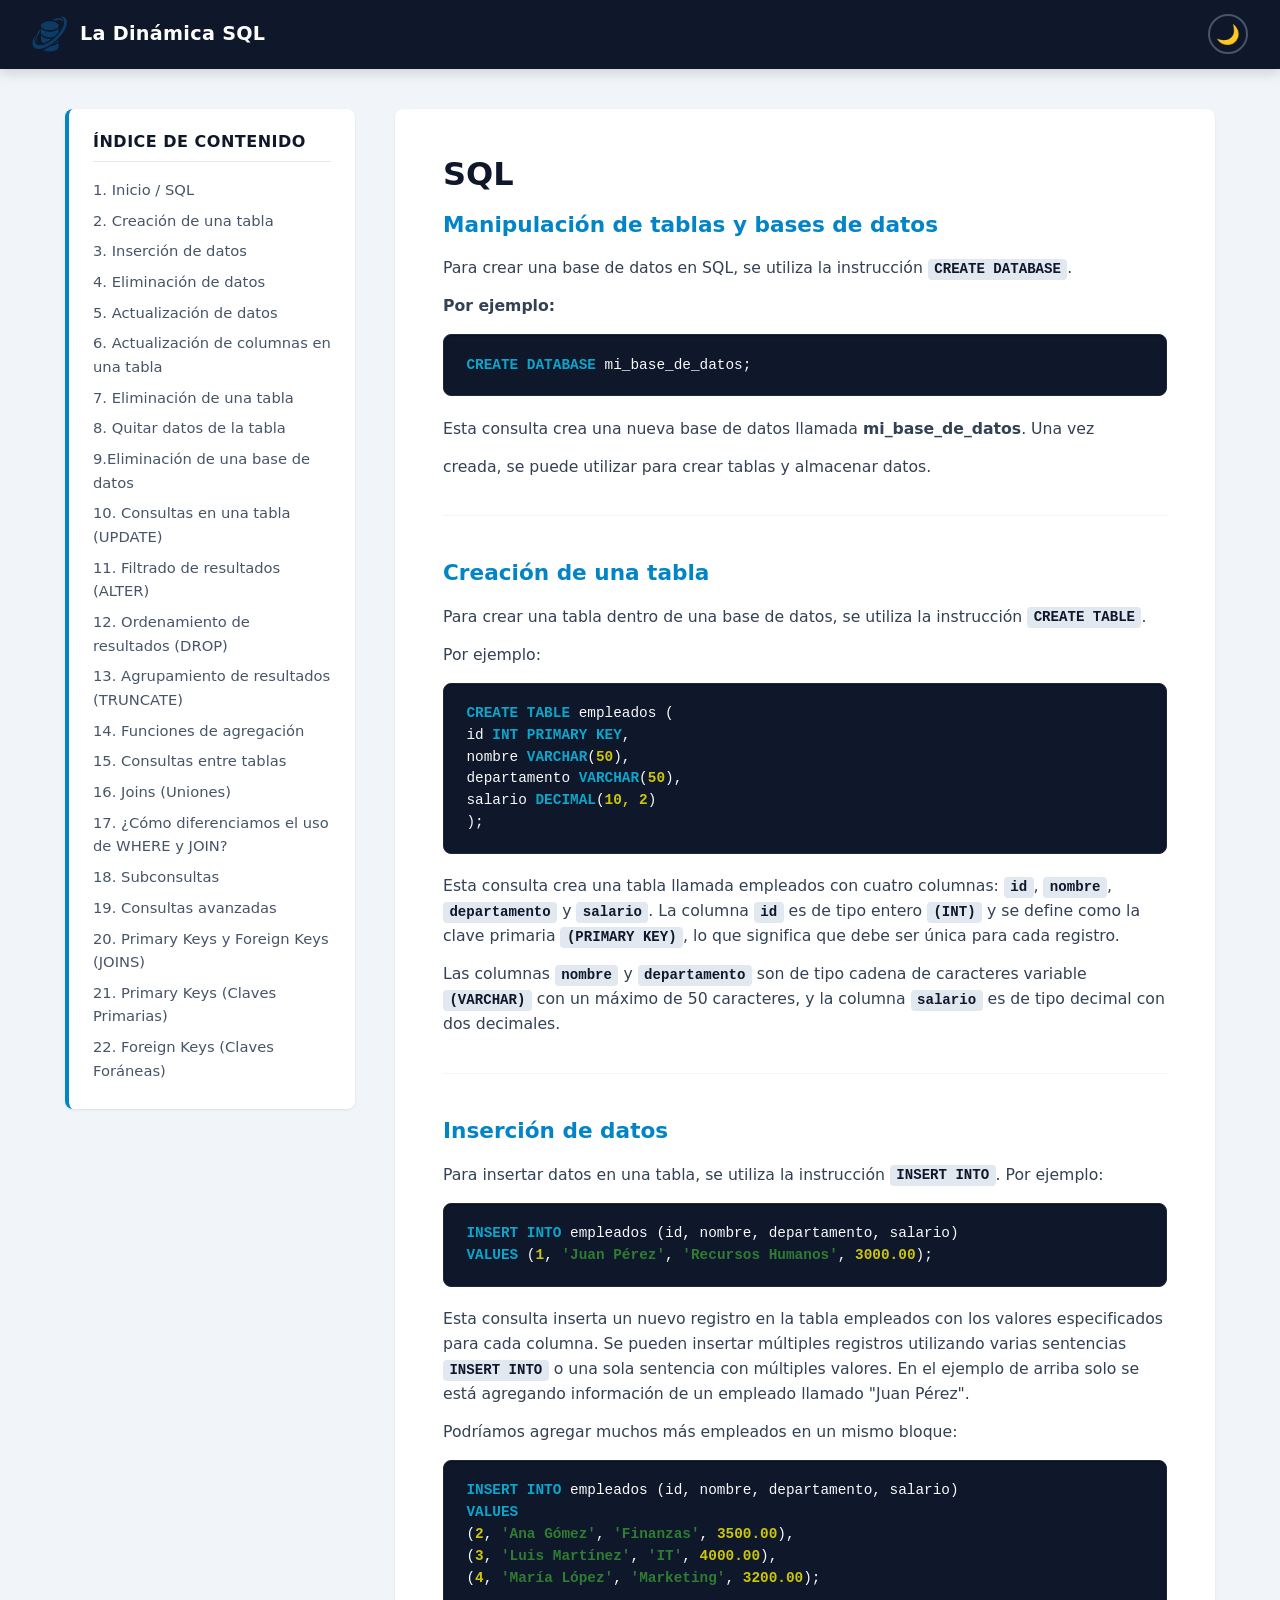
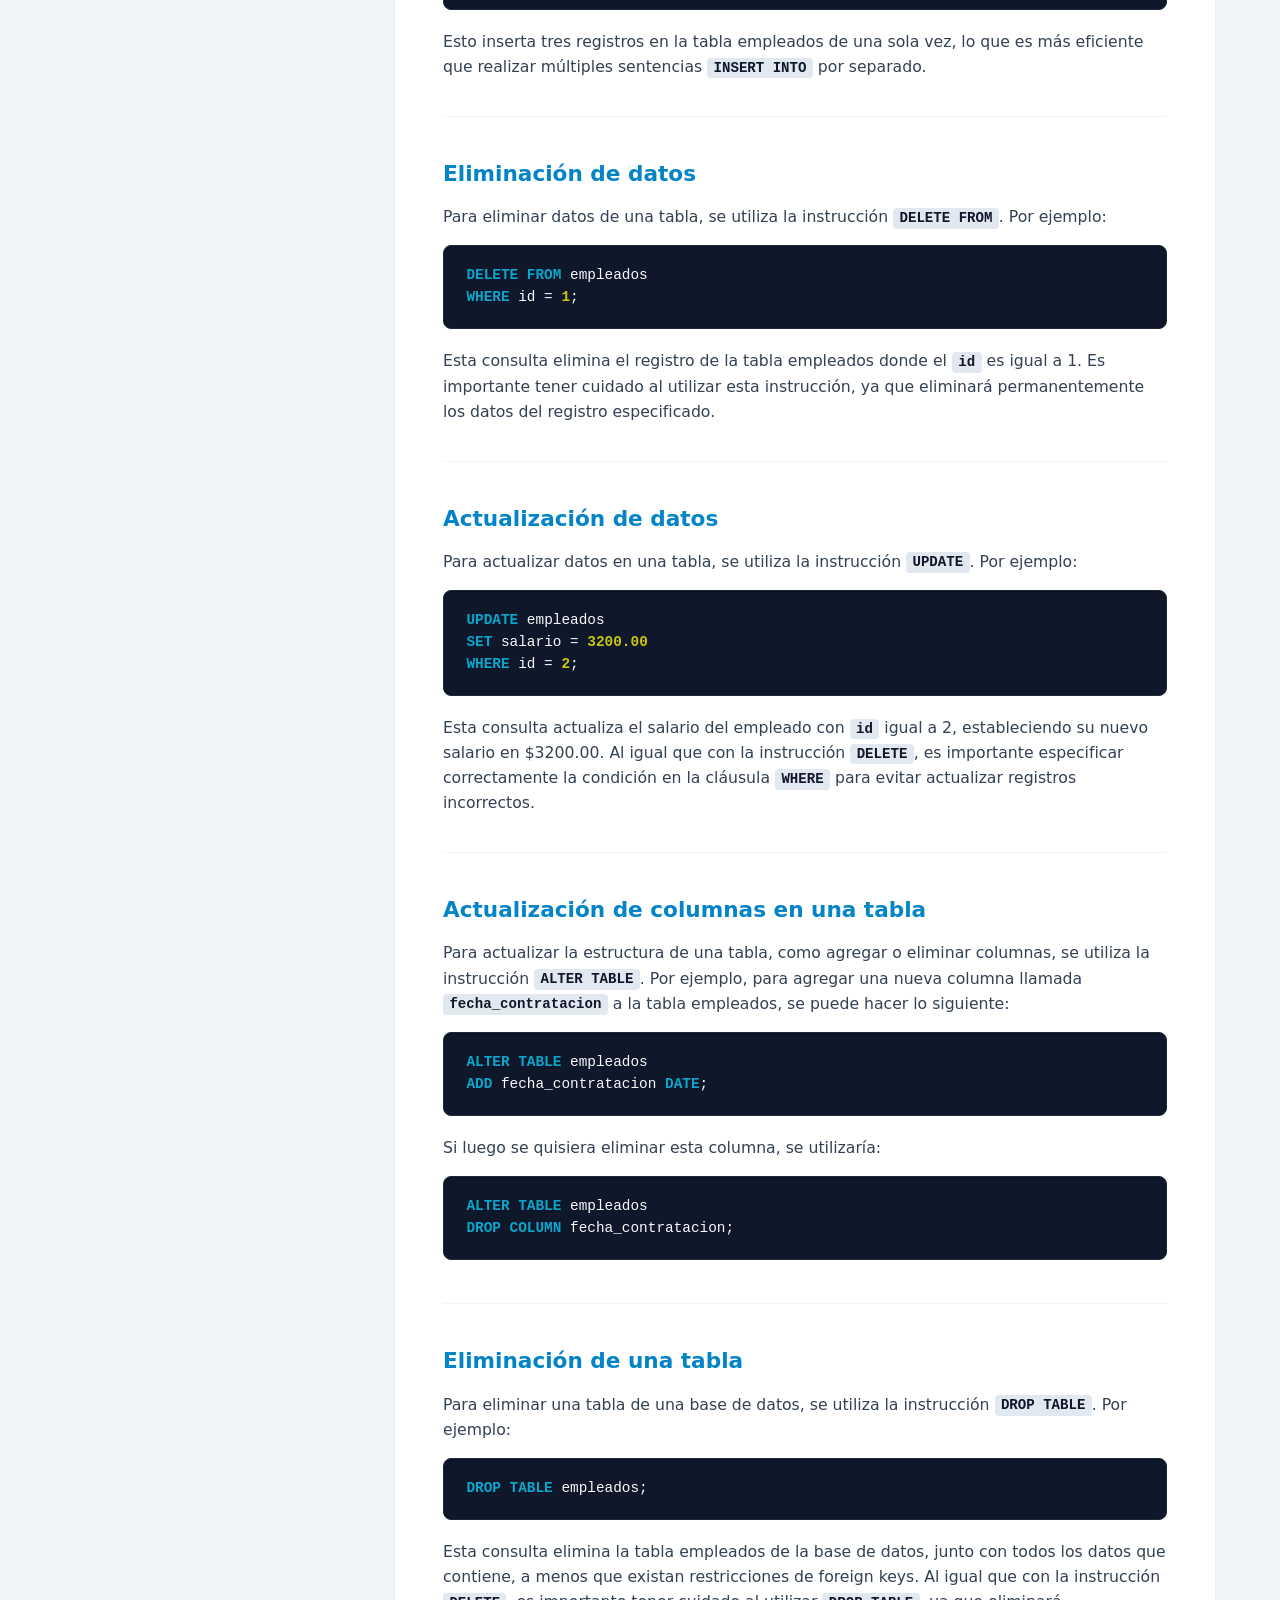
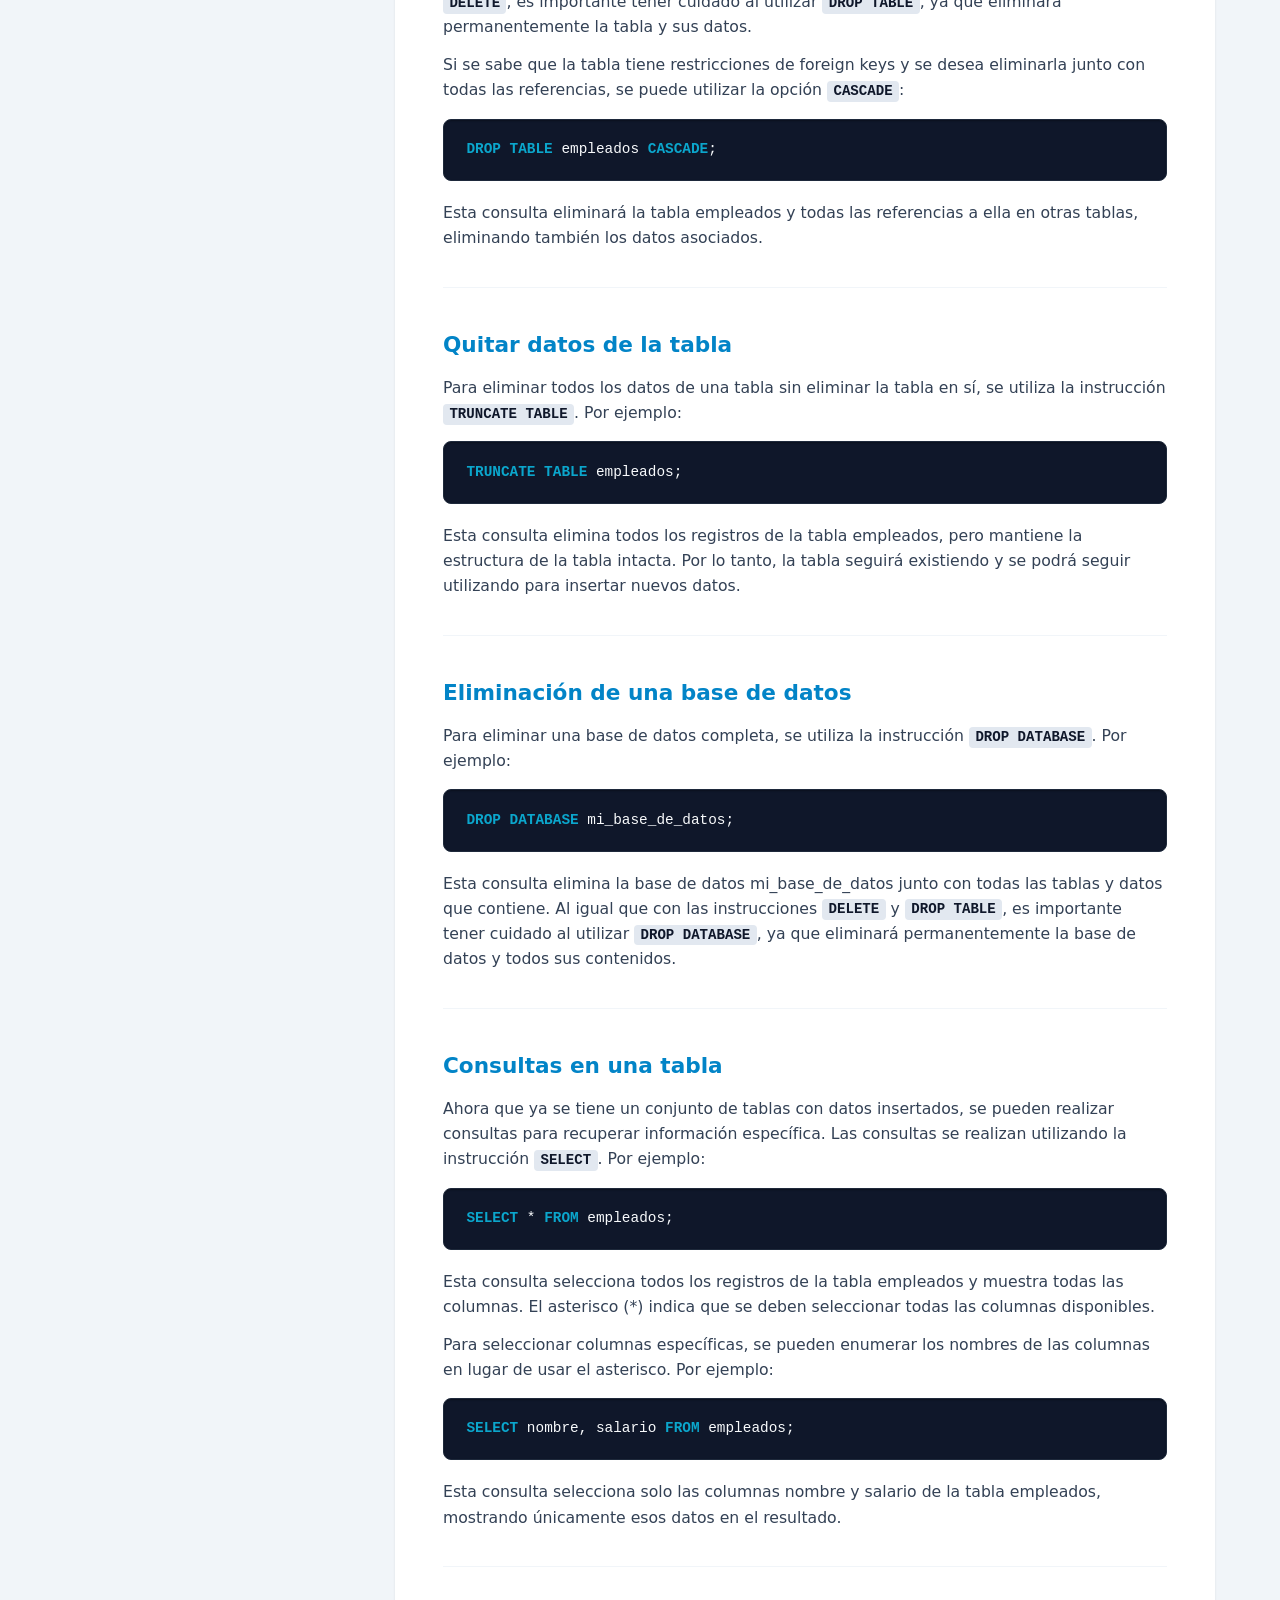
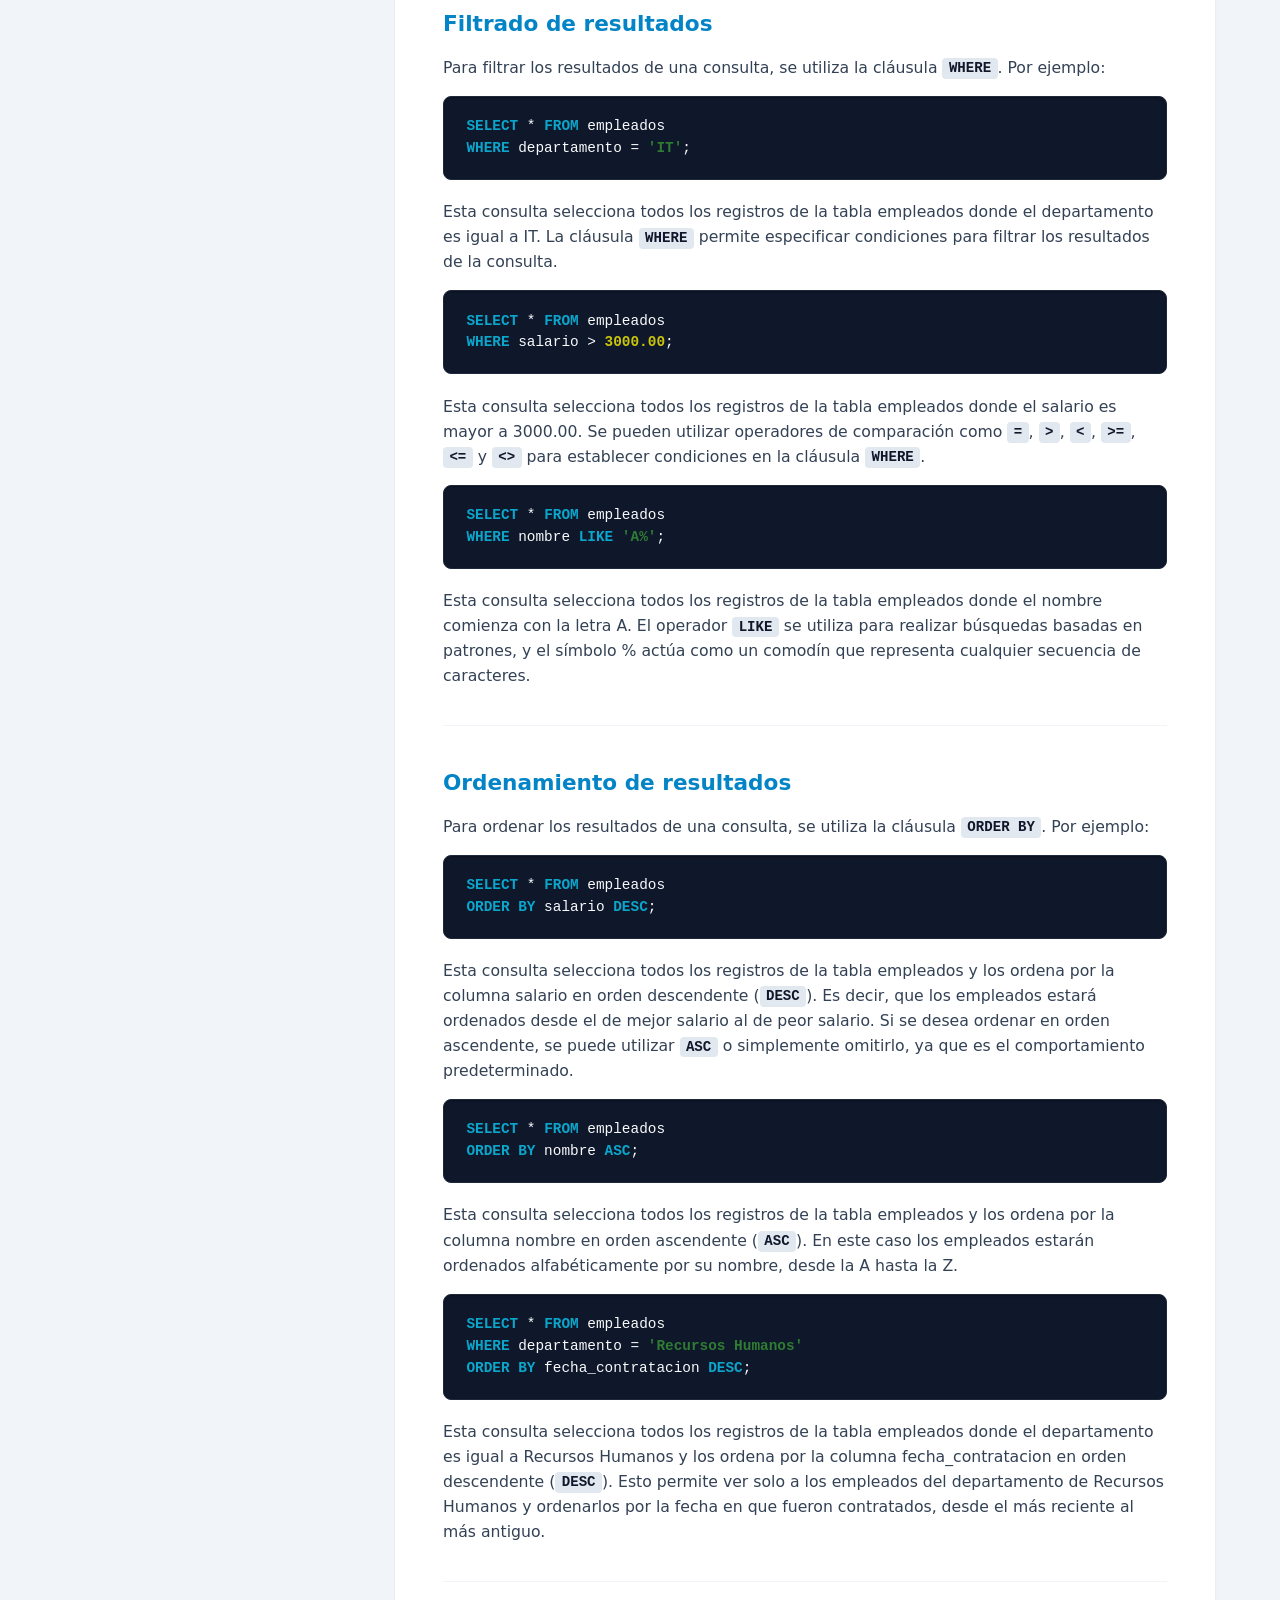
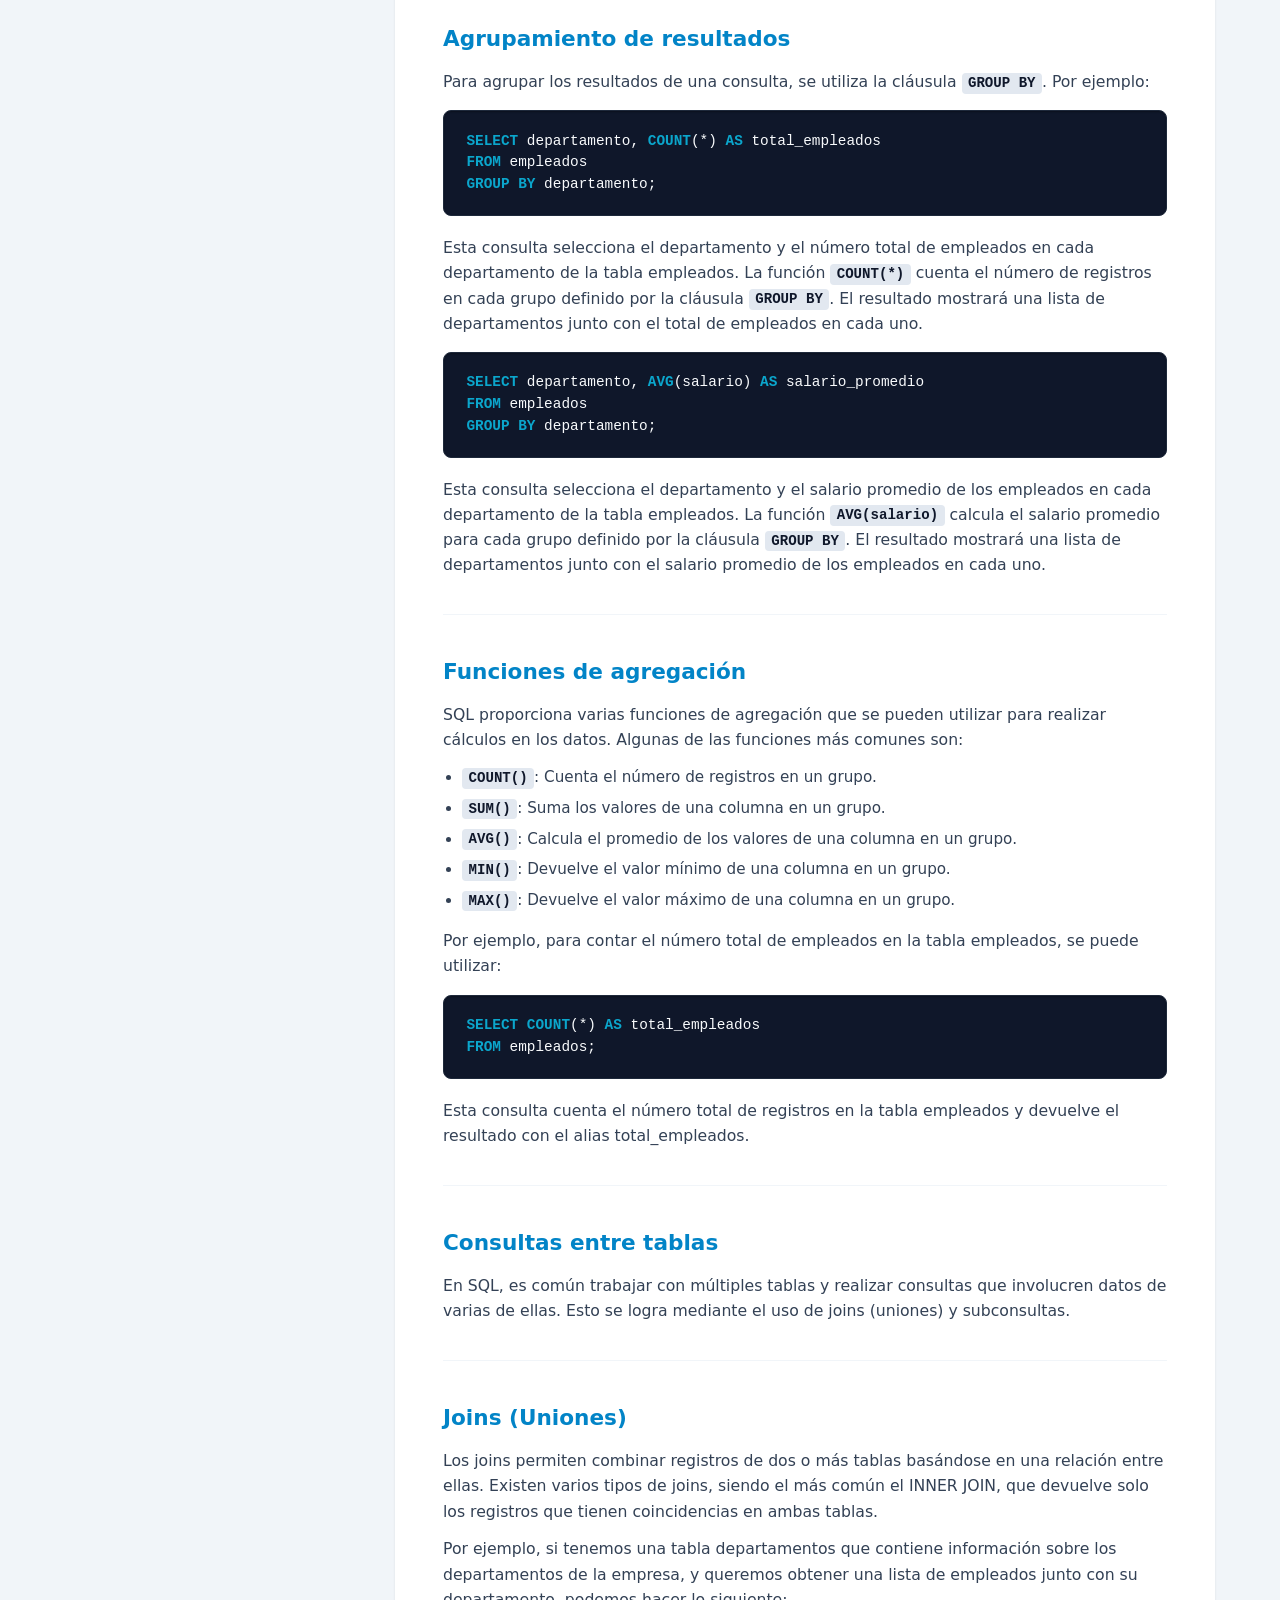
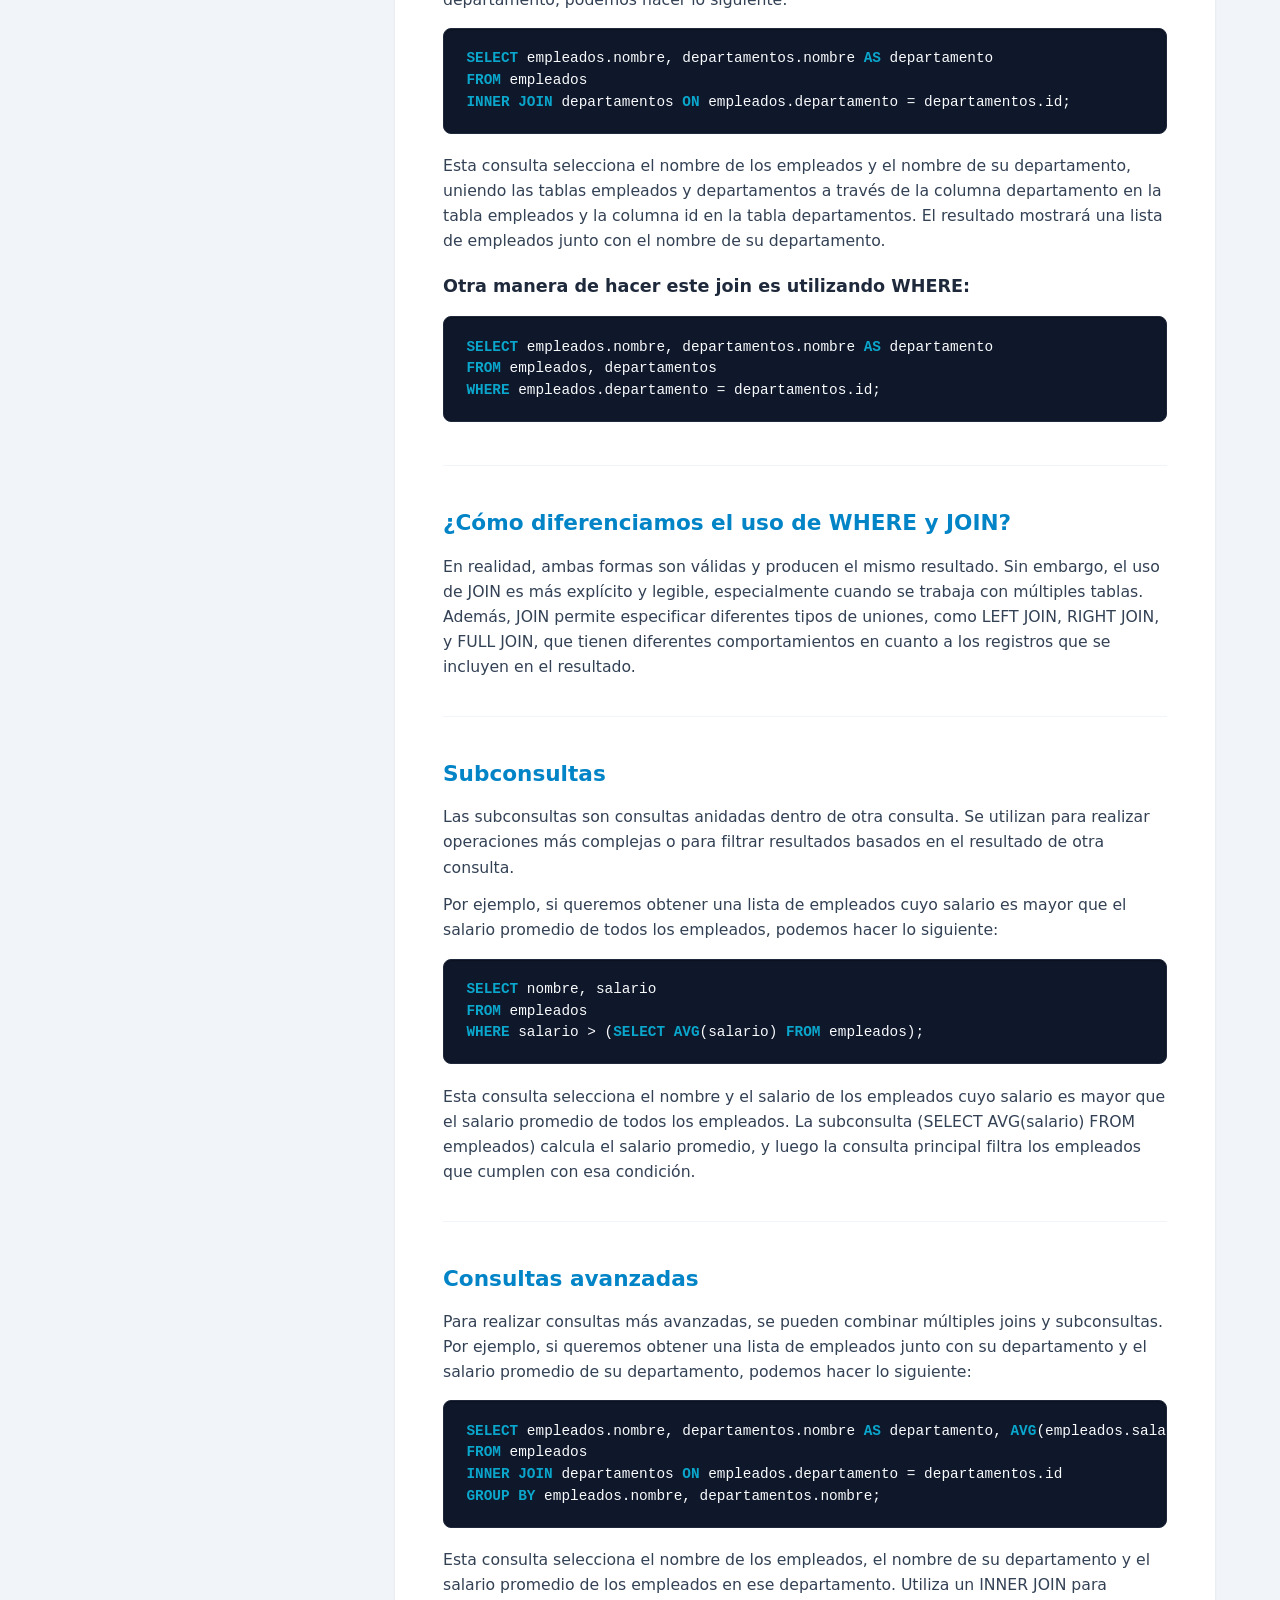
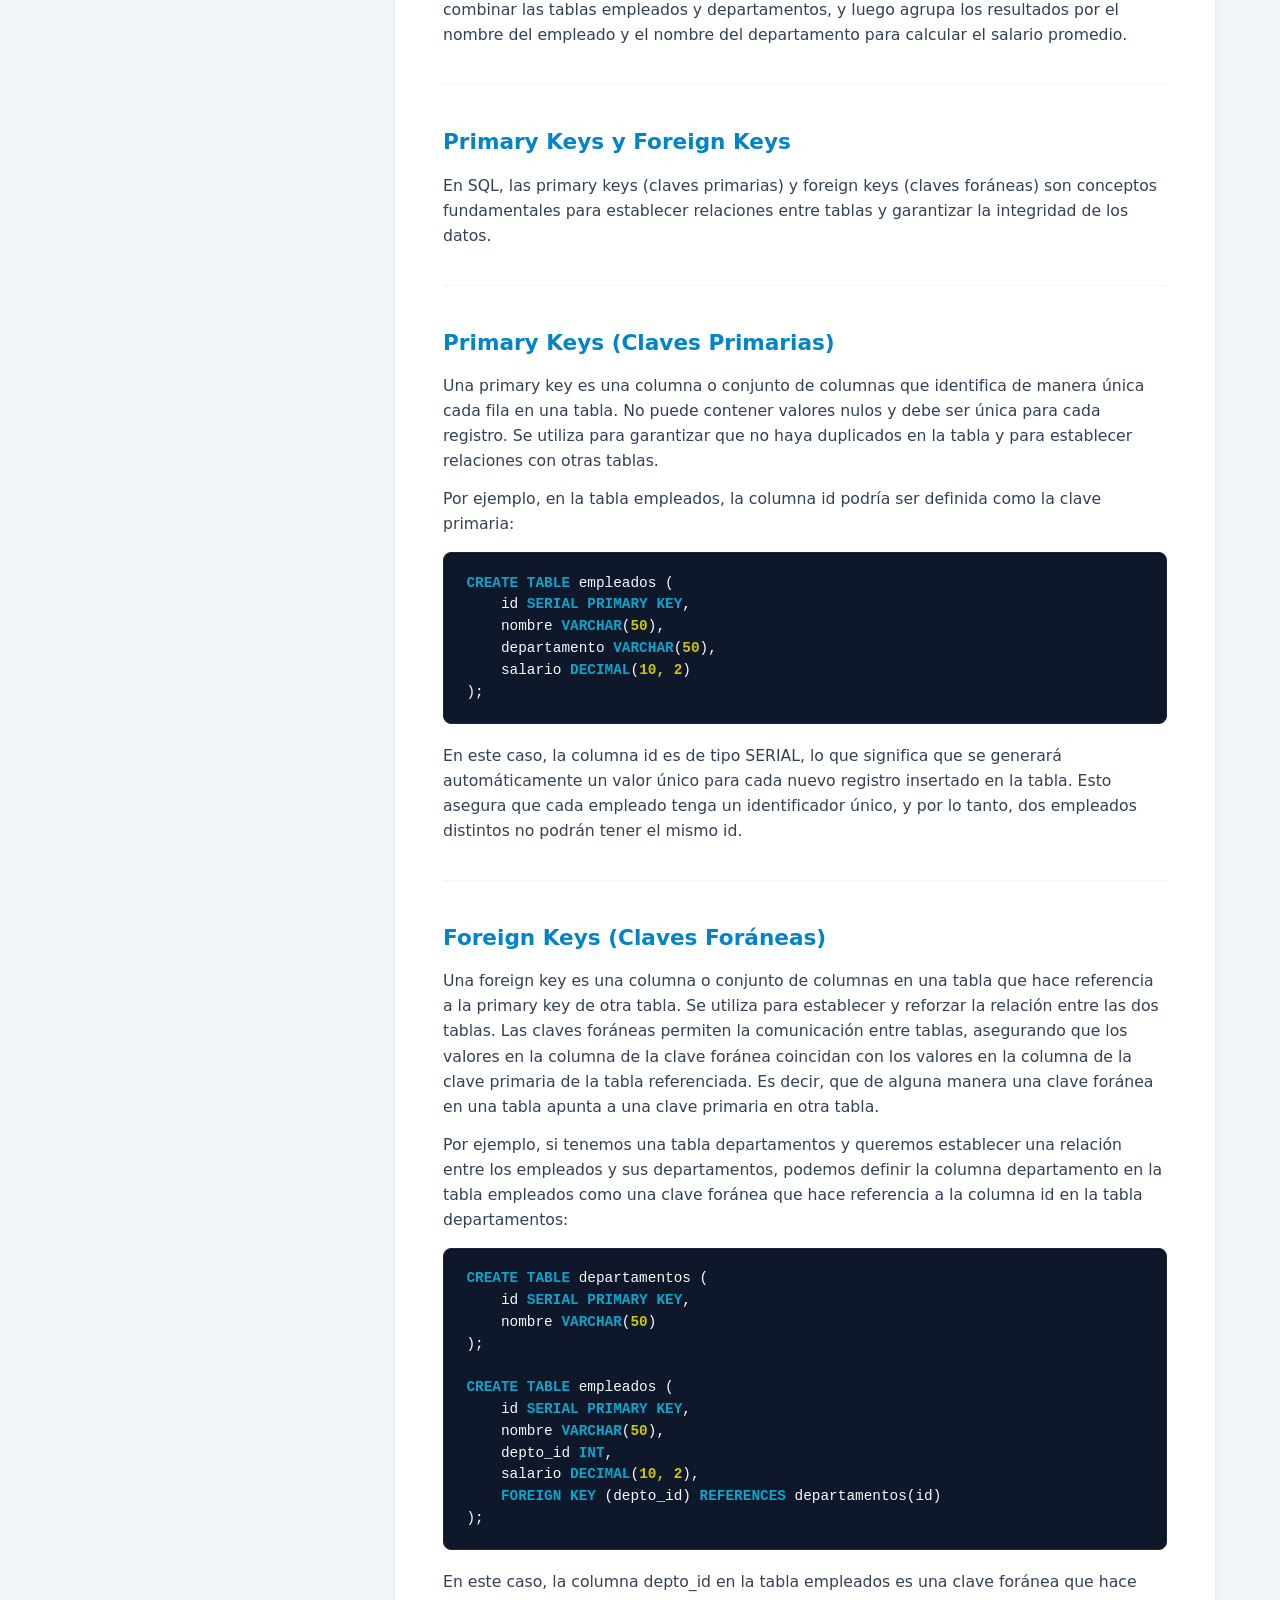
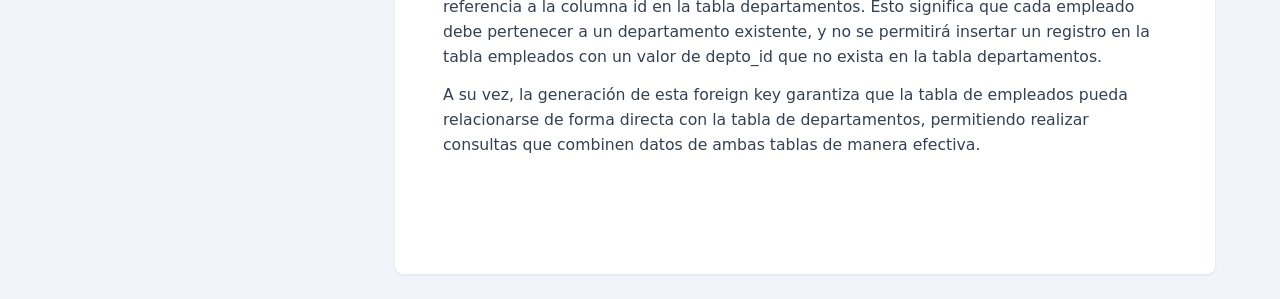
<file: Mi-Sitio-Web/Web-01/index.html>
<!DOCTYPE html>
<html lang="es">
<head>
    <meta charset="UTF-8">
    <meta name="viewport" content="width=device-width, initial-scale=1.0">
    <title>La Dinámica SQL - Guía Completa</title>
    <link rel="icon" type="image/x-icon" href="img/icono.ico">
    <link rel="stylesheet" href="css/hot.css">
    <style>
        /* Estilos para el resaltado de sintaxis */
        .sql-keyword { color: rgb(11, 166, 204); font-weight: bold; }
        .sql-string { color: rgb(46, 125, 50); font-weight: bold; }
        .sql-number { color: rgb(204, 198, 11); font-weight: bold; }
    </style>
</head>
<body>
    <!-- NAVEGACIÓN PRINCIPAL -->
    <nav class="navbar">
        <div class="nav-logo">
            <a href="index.html">
                <img src="img/icono.ico" alt="La Dinámica SQL Logo" class="logo-img">
                <span class="logo-text">La Dinámica SQL</span>
            </a>
        </div>
        <button id="theme-toggle" class="theme-toggle" aria-label="Cambiar modo oscuro">
            <span class="theme-icon">🌙</span>
        </button>
    </nav>

    <!-- CONTENEDOR PRINCIPAL -->
    <div class="page-container">

        <!-- ÍNDICE LATERAL -->
        <aside class="sidebar">
            <nav class="index-menu">
                <h3>Índice de contenido</h3>
                <ul>
                    <li><a href="#inicio">1. Inicio / SQL</a></li>
                    <li><a href="#Creación de una tabla">2. Creación de una tabla</a></li>
                    <li><a href="#Inserción de datos">3. Inserción de datos</a></li>
                    <li><a href="#Eliminación de datos">4. Eliminación de datos</a></li>
                    <li><a href="#Actualización de datos">5. Actualización de datos</a></li>
                    <li><a href="#Actualización de columnas en una tabla">6. Actualización de columnas en una tabla</a></li>
                    <li><a href="#Eliminación de una tabla">7. Eliminación de una tabla</a></li>
                    <li><a href="#Quitar datos de la tabla">8. Quitar datos de la tabla</a></li>
                    <li><a href="#Eliminación de una base de datos">9.Eliminación de una base de datos</a></li>
                    <li><a href="#Consultas en una tabla">10. Consultas en una tabla (UPDATE)</a></li>
                    <li><a href="#Filtrado de resultados">11. Filtrado de resultados (ALTER)</a></li>
                    <li><a href="#Ordenamiento de resultados">12. Ordenamiento de resultados (DROP)</a></li>
                    <li><a href="#Agrupamiento de resultados">13. Agrupamiento de resultados (TRUNCATE)</a></li>
                    <li><a href="#Funciones de agregación">14. Funciones de agregación</a></li>
                    <li><a href="#Consultas entre tablas">15. Consultas entre tablas</a></li>
                    <li><a href="#Joins (Uniones)">16. Joins (Uniones)</a></li>
                    <li><a href="#¿Cómo diferenciamos el uso de WHERE y JOIN?">17. ¿Cómo diferenciamos el uso de WHERE y JOIN?</a></li>
                    <li><a href="#Subconsultas">18. Subconsultas</a></li>
                    <li><a href="#Consultas avanzadas">19. Consultas avanzadas</a></li>
                    <li><a href="#Primary Keys y Foreign Keys">20. Primary Keys y Foreign Keys (JOINS)</a></li>
                    <li><a href="#Primary Keys (Claves Primarias)">21. Primary Keys (Claves Primarias)</a></li>
                    <li><a href="#Foreign Keys (Claves Foráneas)">22. Foreign Keys (Claves Foráneas)</a></li>
                </ul>
            </nav>
        </aside>

        <!-- CONTENIDO PRINCIPAL -->
        <main class="content-right">

            <section id="inicio">
                <h1>SQL</h1>
                <h2>Manipulación de tablas y bases de datos</h2>
                <p>Para crear una base de datos en SQL, se utiliza la instrucción <code>CREATE DATABASE</code>.</p>
                <p><strong>Por ejemplo:</strong></p>
                <pre><code><span class="sql-keyword">CREATE DATABASE</span> mi_base_de_datos;</code></pre>
                <p>Esta consulta crea una nueva base de datos llamada <strong>mi_base_de_datos</strong>. Una vez</p>
                <p>creada, se puede utilizar para crear tablas y almacenar datos.</p>
            </section>

            <section id="Creación de una tabla">
                <h2>Creación de una tabla</h2>
                <p>Para crear una tabla dentro de una base de datos, se utiliza la instrucción <code>CREATE TABLE</code>.</p>
                <p>Por ejemplo:</p>
                <pre><code><span class="sql-keyword">CREATE TABLE</span> empleados (
id <span class="sql-keyword">INT PRIMARY KEY</span>,
nombre <span class="sql-keyword">VARCHAR</span>(<span class="sql-number">50</span>),
departamento <span class="sql-keyword">VARCHAR</span>(<span class="sql-number">50</span>),
salario <span class="sql-keyword">DECIMAL</span>(<span class="sql-number">10, 2</span>)
);</code></pre>
                <p>Esta consulta crea una tabla llamada empleados con cuatro columnas: <code>id</code>, <code>nombre</code>, <code>departamento</code> y <code>salario</code>. La columna <code>id</code> es de tipo entero <code>(INT)</code> y se define como la clave primaria <code>(PRIMARY KEY)</code>, lo que significa que debe ser única para cada registro.</p>
                <p>Las columnas <code>nombre</code> y <code>departamento</code> son de tipo cadena de caracteres variable <code>(VARCHAR)</code> con un máximo de 50 caracteres, y la columna <code>salario</code> es de tipo decimal con dos decimales.</p>
            </section>

            <section id="Inserción de datos">
                <h2>Inserción de datos</h2>
                <p>Para insertar datos en una tabla, se utiliza la instrucción <code>INSERT INTO</code>. Por ejemplo:</p>
                <pre><code><span class="sql-keyword">INSERT INTO</span> empleados (id, nombre, departamento, salario)
<span class="sql-keyword">VALUES</span> (<span class="sql-number">1</span>, <span class="sql-string">'Juan Pérez'</span>, <span class="sql-string">'Recursos Humanos'</span>, <span class="sql-number">3000.00</span>);</code></pre>
                <p>Esta consulta inserta un nuevo registro en la tabla empleados con los valores especificados para cada columna. Se pueden insertar múltiples registros utilizando varias sentencias <code>INSERT INTO</code> o una sola sentencia con múltiples valores. En el ejemplo de arriba solo se está agregando información de un empleado llamado "Juan Pérez".</p>
                <p>Podríamos agregar muchos más empleados en un mismo bloque:</p>
                <pre><code><span class="sql-keyword">INSERT INTO</span> empleados (id, nombre, departamento, salario)
<span class="sql-keyword">VALUES</span>
(<span class="sql-number">2</span>, <span class="sql-string">'Ana Gómez'</span>, <span class="sql-string">'Finanzas'</span>, <span class="sql-number">3500.00</span>),
(<span class="sql-number">3</span>, <span class="sql-string">'Luis Martínez'</span>, <span class="sql-string">'IT'</span>, <span class="sql-number">4000.00</span>),
(<span class="sql-number">4</span>, <span class="sql-string">'María López'</span>, <span class="sql-string">'Marketing'</span>, <span class="sql-number">3200.00</span>);</code></pre>
                <p>Esto inserta tres registros en la tabla empleados de una sola vez, lo que es más eficiente que realizar múltiples sentencias <code>INSERT INTO</code> por separado.</p>
            </section>

            <section id="Eliminación de datos">
                <h2>Eliminación de datos</h2>
                <p>Para eliminar datos de una tabla, se utiliza la instrucción <code>DELETE FROM</code>. Por ejemplo:</p>
                <pre><code><span class="sql-keyword">DELETE FROM</span> empleados
<span class="sql-keyword">WHERE</span> id = <span class="sql-number">1</span>;</code></pre>
                <p>Esta consulta elimina el registro de la tabla empleados donde el <code>id</code> es igual a 1. Es importante tener cuidado al utilizar esta instrucción, ya que eliminará permanentemente los datos del registro especificado.</p>
            </section>

            <section id="Actualización de datos">
                <h2>Actualización de datos</h2>
                <p>Para actualizar datos en una tabla, se utiliza la instrucción <code>UPDATE</code>. Por ejemplo:</p>
                <pre><code><span class="sql-keyword">UPDATE</span> empleados
<span class="sql-keyword">SET</span> salario = <span class="sql-number">3200.00</span>
<span class="sql-keyword">WHERE</span> id = <span class="sql-number">2</span>;</code></pre>
                <p>Esta consulta actualiza el salario del empleado con <code>id</code> igual a 2, estableciendo su nuevo salario en $3200.00. Al igual que con la instrucción <code>DELETE</code>, es importante especificar correctamente la condición en la cláusula <code>WHERE</code> para evitar actualizar registros incorrectos.</p>
            </section>

            <section id="Actualización de columnas en una tabla">
                <h2>Actualización de columnas en una tabla</h2>
                <p>Para actualizar la estructura de una tabla, como agregar o eliminar columnas, se utiliza la instrucción <code>ALTER TABLE</code>. Por ejemplo, para agregar una nueva columna llamada <code>fecha_contratacion</code> a la tabla empleados, se puede hacer lo siguiente:</p>
                <pre><code><span class="sql-keyword">ALTER TABLE</span> empleados
<span class="sql-keyword">ADD</span> fecha_contratacion <span class="sql-keyword">DATE</span>;</code></pre>
                <p>Si luego se quisiera eliminar esta columna, se utilizaría:</p>
                <pre><code><span class="sql-keyword">ALTER TABLE</span> empleados
<span class="sql-keyword">DROP COLUMN</span> fecha_contratacion;</code></pre>
            </section>

            <section id="Eliminación de una tabla">
                <h2>Eliminación de una tabla</h2>
                <p>Para eliminar una tabla de una base de datos, se utiliza la instrucción <code>DROP TABLE</code>. Por ejemplo:</p>
                <pre><code><span class="sql-keyword">DROP TABLE</span> empleados;</code></pre>
                <p>Esta consulta elimina la tabla empleados de la base de datos, junto con todos los datos que contiene, a menos que existan restricciones de foreign keys. Al igual que con la instrucción <code>DELETE</code>, es importante tener cuidado al utilizar <code>DROP TABLE</code>, ya que eliminará permanentemente la tabla y sus datos.</p>
                <p>Si se sabe que la tabla tiene restricciones de foreign keys y se desea eliminarla junto con todas las referencias, se puede utilizar la opción <code>CASCADE</code>:</p>
                <pre><code><span class="sql-keyword">DROP TABLE</span> empleados <span class="sql-keyword">CASCADE</span>;</code></pre>
                <p>Esta consulta eliminará la tabla empleados y todas las referencias a ella en otras tablas, eliminando también los datos asociados.</p>
            </section>

            <section id="Quitar datos de la tabla">
                <h2>Quitar datos de la tabla</h2>
                <p>Para eliminar todos los datos de una tabla sin eliminar la tabla en sí, se utiliza la instrucción <code>TRUNCATE TABLE</code>. Por ejemplo:</p>
                <pre><code><span class="sql-keyword">TRUNCATE TABLE</span> empleados;</code></pre>
                <p>Esta consulta elimina todos los registros de la tabla empleados, pero mantiene la estructura de la tabla intacta. Por lo tanto, la tabla seguirá existiendo y se podrá seguir utilizando para insertar nuevos datos.</p>
            </section>

            <section id="Eliminación de una base de datos">
                <h2>Eliminación de una base de datos</h2>
                <p>Para eliminar una base de datos completa, se utiliza la instrucción <code>DROP DATABASE</code>. Por ejemplo:</p>
                <pre><code><span class="sql-keyword">DROP DATABASE</span> mi_base_de_datos;</code></pre>
                <p>Esta consulta elimina la base de datos mi_base_de_datos junto con todas las tablas y datos que contiene. Al igual que con las instrucciones <code>DELETE</code> y <code>DROP TABLE</code>, es importante tener cuidado al utilizar <code>DROP DATABASE</code>, ya que eliminará permanentemente la base de datos y todos sus contenidos.</p>
            </section>

            <section id="Consultas en una tabla">
                <h2>Consultas en una tabla</h2>
                <p>Ahora que ya se tiene un conjunto de tablas con datos insertados, se pueden realizar consultas para recuperar información específica. Las consultas se realizan utilizando la instrucción <code>SELECT</code>. Por ejemplo:</p>
                <pre><code><span class="sql-keyword">SELECT</span> * <span class="sql-keyword">FROM</span> empleados;</code></pre>
                <p>Esta consulta selecciona todos los registros de la tabla empleados y muestra todas las columnas. El asterisco (*) indica que se deben seleccionar todas las columnas disponibles.</p>
                <p>Para seleccionar columnas específicas, se pueden enumerar los nombres de las columnas en lugar de usar el asterisco. Por ejemplo:</p>
                <pre><code><span class="sql-keyword">SELECT</span> nombre, salario <span class="sql-keyword">FROM</span> empleados;</code></pre>
                <p>Esta consulta selecciona solo las columnas nombre y salario de la tabla empleados, mostrando únicamente esos datos en el resultado.</p>
            </section>

            <section id="Filtrado de resultados">
                <h2>Filtrado de resultados</h2>
                <p>Para filtrar los resultados de una consulta, se utiliza la cláusula <code>WHERE</code>. Por ejemplo:</p>
                <pre><code><span class="sql-keyword">SELECT</span> * <span class="sql-keyword">FROM</span> empleados
<span class="sql-keyword">WHERE</span> departamento = <span class="sql-string">'IT'</span>;</code></pre>
                <p>Esta consulta selecciona todos los registros de la tabla empleados donde el departamento es igual a IT. La cláusula <code>WHERE</code> permite especificar condiciones para filtrar los resultados de la consulta.</p>
                <pre><code><span class="sql-keyword">SELECT</span> * <span class="sql-keyword">FROM</span> empleados
<span class="sql-keyword">WHERE</span> salario &gt; <span class="sql-number">3000.00</span>;</code></pre>
                <p>Esta consulta selecciona todos los registros de la tabla empleados donde el salario es mayor a 3000.00. Se pueden utilizar operadores de comparación como <code>=</code>, <code>&gt;</code>, <code>&lt;</code>, <code>&gt;=</code>, <code>&lt;=</code> y <code>&lt;&gt;</code> para establecer condiciones en la cláusula <code>WHERE</code>.</p>
                <pre><code><span class="sql-keyword">SELECT</span> * <span class="sql-keyword">FROM</span> empleados
<span class="sql-keyword">WHERE</span> nombre <span class="sql-keyword">LIKE</span> <span class="sql-string">'A%'</span>;</code></pre>
                <p>Esta consulta selecciona todos los registros de la tabla empleados donde el nombre comienza con la letra A. El operador <code>LIKE</code> se utiliza para realizar búsquedas basadas en patrones, y el símbolo % actúa como un comodín que representa cualquier secuencia de caracteres.</p>
            </section>

            <section id="Ordenamiento de resultados">
                <h2>Ordenamiento de resultados</h2>
                <p>Para ordenar los resultados de una consulta, se utiliza la cláusula <code>ORDER BY</code>. Por ejemplo:</p>
                <pre><code><span class="sql-keyword">SELECT</span> * <span class="sql-keyword">FROM</span> empleados
<span class="sql-keyword">ORDER BY</span> salario <span class="sql-keyword">DESC</span>;</code></pre>
                <p>Esta consulta selecciona todos los registros de la tabla empleados y los ordena por la columna salario en orden descendente (<code>DESC</code>). Es decir, que los empleados estará ordenados desde el de mejor salario al de peor salario. Si se desea ordenar en orden ascendente, se puede utilizar <code>ASC</code> o simplemente omitirlo, ya que es el comportamiento predeterminado.</p>
                <pre><code><span class="sql-keyword">SELECT</span> * <span class="sql-keyword">FROM</span> empleados
<span class="sql-keyword">ORDER BY</span> nombre <span class="sql-keyword">ASC</span>;</code></pre>
                <p>Esta consulta selecciona todos los registros de la tabla empleados y los ordena por la columna nombre en orden ascendente (<code>ASC</code>). En este caso los empleados estarán ordenados alfabéticamente por su nombre, desde la A hasta la Z.</p>
                <pre><code><span class="sql-keyword">SELECT</span> * <span class="sql-keyword">FROM</span> empleados
<span class="sql-keyword">WHERE</span> departamento = <span class="sql-string">'Recursos Humanos'</span>
<span class="sql-keyword">ORDER BY</span> fecha_contratacion <span class="sql-keyword">DESC</span>;</code></pre>
                <p>Esta consulta selecciona todos los registros de la tabla empleados donde el departamento es igual a Recursos Humanos y los ordena por la columna fecha_contratacion en orden descendente (<code>DESC</code>). Esto permite ver solo a los empleados del departamento de Recursos Humanos y ordenarlos por la fecha en que fueron contratados, desde el más reciente al más antiguo.</p>
            </section>

            <section id="Agrupamiento de resultados">
                <h2>Agrupamiento de resultados</h2>
                <p>Para agrupar los resultados de una consulta, se utiliza la cláusula <code>GROUP BY</code>. Por ejemplo:</p>
                <pre><code><span class="sql-keyword">SELECT</span> departamento, <span class="sql-keyword">COUNT</span>(*) <span class="sql-keyword">AS</span> total_empleados
<span class="sql-keyword">FROM</span> empleados
<span class="sql-keyword">GROUP BY</span> departamento;</code></pre>
                <p>Esta consulta selecciona el departamento y el número total de empleados en cada departamento de la tabla empleados. La función <code>COUNT(*)</code> cuenta el número de registros en cada grupo definido por la cláusula <code>GROUP BY</code>. El resultado mostrará una lista de departamentos junto con el total de empleados en cada uno.</p>
                <pre><code><span class="sql-keyword">SELECT</span> departamento, <span class="sql-keyword">AVG</span>(salario) <span class="sql-keyword">AS</span> salario_promedio
<span class="sql-keyword">FROM</span> empleados
<span class="sql-keyword">GROUP BY</span> departamento;</code></pre>
                <p>Esta consulta selecciona el departamento y el salario promedio de los empleados en cada departamento de la tabla empleados. La función <code>AVG(salario)</code> calcula el salario promedio para cada grupo definido por la cláusula <code>GROUP BY</code>. El resultado mostrará una lista de departamentos junto con el salario promedio de los empleados en cada uno.</p>
            </section>

            <section id="Funciones de agregación">
                <h2>Funciones de agregación</h2>
                <p>SQL proporciona varias funciones de agregación que se pueden utilizar para realizar cálculos en los datos. Algunas de las funciones más comunes son:</p>
                <ul>
                    <li><code>COUNT()</code>: Cuenta el número de registros en un grupo.</li>
                    <li><code>SUM()</code>: Suma los valores de una columna en un grupo.</li>
                    <li><code>AVG()</code>: Calcula el promedio de los valores de una columna en un grupo.</li>
                    <li><code>MIN()</code>: Devuelve el valor mínimo de una columna en un grupo.</li>
                    <li><code>MAX()</code>: Devuelve el valor máximo de una columna en un grupo.</li>
                </ul>
                <p>Por ejemplo, para contar el número total de empleados en la tabla empleados, se puede utilizar:</p>
                <pre><code><span class="sql-keyword">SELECT COUNT</span>(*) <span class="sql-keyword">AS</span> total_empleados
<span class="sql-keyword">FROM</span> empleados;</code></pre>
                <p>Esta consulta cuenta el número total de registros en la tabla empleados y devuelve el resultado con el alias total_empleados.</p>
            </section>

            <section id="Consultas entre tablas">
                <h2>Consultas entre tablas</h2>
                <p>En SQL, es común trabajar con múltiples tablas y realizar consultas que involucren datos de varias de ellas. Esto se logra mediante el uso de joins (uniones) y subconsultas.</p>
            </section>

            <section id="Joins (Uniones)">
                <h2>Joins (Uniones)</h2>
                <p>Los joins permiten combinar registros de dos o más tablas basándose en una relación entre ellas. Existen varios tipos de joins, siendo el más común el INNER JOIN, que devuelve solo los registros que tienen coincidencias en ambas tablas.</p>
                <p>Por ejemplo, si tenemos una tabla departamentos que contiene información sobre los departamentos de la empresa, y queremos obtener una lista de empleados junto con su departamento, podemos hacer lo siguiente:</p>
                <pre><code><span class="sql-keyword">SELECT</span> empleados.nombre, departamentos.nombre <span class="sql-keyword">AS</span> departamento
<span class="sql-keyword">FROM</span> empleados
<span class="sql-keyword">INNER JOIN</span> departamentos <span class="sql-keyword">ON</span> empleados.departamento = departamentos.id;</code></pre>
                <p>Esta consulta selecciona el nombre de los empleados y el nombre de su departamento, uniendo las tablas empleados y departamentos a través de la columna departamento en la tabla empleados y la columna id en la tabla departamentos. El resultado mostrará una lista de empleados junto con el nombre de su departamento.</p>

                <h3>Otra manera de hacer este join es utilizando WHERE:</h3>
                <pre><code><span class="sql-keyword">SELECT</span> empleados.nombre, departamentos.nombre <span class="sql-keyword">AS</span> departamento
<span class="sql-keyword">FROM</span> empleados, departamentos
<span class="sql-keyword">WHERE</span> empleados.departamento = departamentos.id;</code></pre>
            </section>

            <section id="¿Cómo diferenciamos el uso de WHERE y JOIN?">
                <h2>¿Cómo diferenciamos el uso de WHERE y JOIN?</h2>
                <p>En realidad, ambas formas son válidas y producen el mismo resultado. Sin embargo, el uso de JOIN es más explícito y legible, especialmente cuando se trabaja con múltiples tablas. Además, JOIN permite especificar diferentes tipos de uniones, como LEFT JOIN, RIGHT JOIN, y FULL JOIN, que tienen diferentes comportamientos en cuanto a los registros que se incluyen en el resultado.</p>
            </section>

            <section id="Subconsultas">
                <h2>Subconsultas</h2>
                <p>Las subconsultas son consultas anidadas dentro de otra consulta. Se utilizan para realizar operaciones más complejas o para filtrar resultados basados en el resultado de otra consulta.</p>
                <p>Por ejemplo, si queremos obtener una lista de empleados cuyo salario es mayor que el salario promedio de todos los empleados, podemos hacer lo siguiente:</p>
                <pre><code><span class="sql-keyword">SELECT</span> nombre, salario
<span class="sql-keyword">FROM</span> empleados
<span class="sql-keyword">WHERE</span> salario &gt; (<span class="sql-keyword">SELECT AVG</span>(salario) <span class="sql-keyword">FROM</span> empleados);</code></pre>
                <p>Esta consulta selecciona el nombre y el salario de los empleados cuyo salario es mayor que el salario promedio de todos los empleados. La subconsulta (SELECT AVG(salario) FROM empleados) calcula el salario promedio, y luego la consulta principal filtra los empleados que cumplen con esa condición.</p>
            </section>

            <section id="Consultas avanzadas">
                <h2>Consultas avanzadas</h2>
                <p>Para realizar consultas más avanzadas, se pueden combinar múltiples joins y subconsultas. Por ejemplo, si queremos obtener una lista de empleados junto con su departamento y el salario promedio de su departamento, podemos hacer lo siguiente:</p>
                <pre><code><span class="sql-keyword">SELECT</span> empleados.nombre, departamentos.nombre <span class="sql-keyword">AS</span> departamento, <span class="sql-keyword">AVG</span>(empleados.salario) <span class="sql-keyword">AS</span> salario_promedio
<span class="sql-keyword">FROM</span> empleados
<span class="sql-keyword">INNER JOIN</span> departamentos <span class="sql-keyword">ON</span> empleados.departamento = departamentos.id
<span class="sql-keyword">GROUP BY</span> empleados.nombre, departamentos.nombre;</code></pre>
                <p>Esta consulta selecciona el nombre de los empleados, el nombre de su departamento y el salario promedio de los empleados en ese departamento. Utiliza un INNER JOIN para combinar las tablas empleados y departamentos, y luego agrupa los resultados por el nombre del empleado y el nombre del departamento para calcular el salario promedio.</p>
            </section>

            <section id="Primary Keys y Foreign Keys">
                <h2>Primary Keys y Foreign Keys</h2>
                <p>En SQL, las primary keys (claves primarias) y foreign keys (claves foráneas) son conceptos fundamentales para establecer relaciones entre tablas y garantizar la integridad de los datos.</p>
            </section>

            <section id="Primary Keys (Claves Primarias)">
                <h2>Primary Keys (Claves Primarias)</h2>
                <p>Una primary key es una columna o conjunto de columnas que identifica de manera única cada fila en una tabla. No puede contener valores nulos y debe ser única para cada registro. Se utiliza para garantizar que no haya duplicados en la tabla y para establecer relaciones con otras tablas.</p>
                <p>Por ejemplo, en la tabla empleados, la columna id podría ser definida como la clave primaria:</p>
                <pre><code><span class="sql-keyword">CREATE TABLE</span> empleados (
    id <span class="sql-keyword">SERIAL PRIMARY KEY</span>,
    nombre <span class="sql-keyword">VARCHAR</span>(<span class="sql-number">50</span>),
    departamento <span class="sql-keyword">VARCHAR</span>(<span class="sql-number">50</span>),
    salario <span class="sql-keyword">DECIMAL</span>(<span class="sql-number">10, 2</span>)
);</code></pre>
                <p>En este caso, la columna id es de tipo SERIAL, lo que significa que se generará automáticamente un valor único para cada nuevo registro insertado en la tabla. Esto asegura que cada empleado tenga un identificador único, y por lo tanto, dos empleados distintos no podrán tener el mismo id.</p>
            </section>

            <section id="Foreign Keys (Claves Foráneas)">
                <h2>Foreign Keys (Claves Foráneas)</h2>
                <p>Una foreign key es una columna o conjunto de columnas en una tabla que hace referencia a la primary key de otra tabla. Se utiliza para establecer y reforzar la relación entre las dos tablas. Las claves foráneas permiten la comunicación entre tablas, asegurando que los valores en la columna de la clave foránea coincidan con los valores en la columna de la clave primaria de la tabla referenciada. Es decir, que de alguna manera una clave foránea en una tabla apunta a una clave primaria en otra tabla.</p>
                <p>Por ejemplo, si tenemos una tabla departamentos y queremos establecer una relación entre los empleados y sus departamentos, podemos definir la columna departamento en la tabla empleados como una clave foránea que hace referencia a la columna id en la tabla departamentos:</p>
                <pre><code><span class="sql-keyword">CREATE TABLE</span> departamentos (
    id <span class="sql-keyword">SERIAL PRIMARY KEY</span>,
    nombre <span class="sql-keyword">VARCHAR</span>(<span class="sql-number">50</span>)
);

<span class="sql-keyword">CREATE TABLE</span> empleados (
    id <span class="sql-keyword">SERIAL PRIMARY KEY</span>,
    nombre <span class="sql-keyword">VARCHAR</span>(<span class="sql-number">50</span>),
    depto_id <span class="sql-keyword">INT</span>,
    salario <span class="sql-keyword">DECIMAL</span>(<span class="sql-number">10, 2</span>),
    <span class="sql-keyword">FOREIGN KEY</span> (depto_id) <span class="sql-keyword">REFERENCES</span> departamentos(id)
);</code></pre>
                <p>En este caso, la columna depto_id en la tabla empleados es una clave foránea que hace referencia a la columna id en la tabla departamentos. Esto significa que cada empleado debe pertenecer a un departamento existente, y no se permitirá insertar un registro en la tabla empleados con un valor de depto_id que no exista en la tabla departamentos.</p>
                <p>A su vez, la generación de esta foreign key garantiza que la tabla de empleados pueda relacionarse de forma directa con la tabla de departamentos, permitiendo realizar consultas que combinen datos de ambas tablas de manera efectiva.</p>
            </section>

        </main>
    </div>

    <script>
        // Obtener el botón de modo oscuro
        const themeToggle = document.getElementById('theme-toggle');
        const themeIcon = themeToggle.querySelector('.theme-icon');
        
        // Verificar si hay una preferencia guardada
        const savedTheme = localStorage.getItem('theme');
        if (savedTheme === 'dark') {
            document.body.classList.add('dark-mode');
            themeIcon.textContent = '☀️';
        }
        
        // Alternar modo oscuro
        themeToggle.addEventListener('click', () => {
            document.body.classList.toggle('dark-mode');
            
            if (document.body.classList.contains('dark-mode')) {
                themeIcon.textContent = '☀️';
                localStorage.setItem('theme', 'dark');
            } else {
                themeIcon.textContent = '🌙';
                localStorage.setItem('theme', 'light');
            }
        });
    </script>
</body>
</html>
</file>
<file: Mi-Sitio-Web/Web-01/css/hot.css>
/* ==========================================
   1. RESETEO Y CONFIGURACIÓN GENERAL
   ========================================== */
* {
  margin: 0;
  padding: 0;
  box-sizing: border-box;
}

html {
  scroll-behavior: smooth;
}

body {
  background-color: #f1f5f9;
  font-family: 'Segoe UI', system-ui, -apple-system, BlinkMacSystemFont, Roboto, sans-serif;
  color: #334155;
  line-height: 1.6;
  transition: background-color 0.3s ease, color 0.3s ease;
}

/* ==========================================
   2. ESTRUCTURA DE LA NAVBAR
   ========================================== */
.navbar {
  display: flex;
  align-items: center;
  background-color: #0f172a;
  padding: 0.9rem 2rem;
  box-shadow: 0 4px 12px rgba(0, 0, 0, 0.15);
  position: sticky;
  top: 0;
  z-index: 1000;
  transition: background-color 0.3s ease, box-shadow 0.3s ease;
}

.nav-logo a {
  display: flex;
  align-items: center;
  gap: 12px;
  text-decoration: none;
  color: #ffffff;
  font-weight: 700;
  font-size: 1.2rem;
  letter-spacing: 0.3px;
}

.logo-img {
  width: 36px;
  height: 36px;
  object-fit: contain;
  transition: transform 0.3s ease;
}

.nav-logo a:hover .logo-img {
  transform: scale(1.08);
}

/* ==========================================
   3. BOTÓN DE MODO OSCURO
   ========================================== */
.theme-toggle {
  margin-left: auto;
  background-color: transparent;
  border: 2px solid #475569;
  border-radius: 50%;
  width: 40px;
  height: 40px;
  display: flex;
  align-items: center;
  justify-content: center;
  cursor: pointer;
  transition: all 0.3s ease;
  color: #ffffff;
  font-size: 1.2rem;
}

.theme-toggle:hover {
  background-color: #334155;
  border-color: #64748b;
  transform: scale(1.1);
}

/* ==========================================
   4. CONTENEDOR PRINCIPAL (LAYOUT)
   ========================================== */
.page-container {
  display: flex;
  align-items: flex-start;
  justify-content: center;
  padding: 2.5rem 2rem;
  gap: 2.5rem;
  max-width: 1300px;
  margin: 0 auto;
}

/* ==========================================
   5. ÍNDICE LATERAL (SIDEBAR)
   ========================================== */
.sidebar {
  flex: 1;
  max-width: 290px;
  position: sticky;
  top: 5rem;
}

.index-menu {
  background-color: #ffffff;
  padding: 1.25rem 1.5rem;
  border-left: 4px solid #0284c7;
  border-radius: 8px;
  box-shadow: 0 1px 3px rgba(0, 0, 0, 0.08);
  transition: background-color 0.3s ease, box-shadow 0.3s ease, border-color 0.3s ease;
}

.index-menu h3 {
  font-size: 1rem;
  text-transform: uppercase;
  letter-spacing: 0.5px;
  color: #0f172a;
  margin-bottom: 1rem;
  padding-bottom: 0.4rem;
  border-bottom: 1px solid #e2e8f0;
  transition: color 0.3s ease, border-color 0.3s ease;
}

.index-menu ul {
  list-style: none;
}

.index-menu li {
  margin-bottom: 0.45rem;
}

.index-menu a {
  text-decoration: none;
  color: #475569;
  font-size: 0.92rem;
  font-weight: 500;
  transition: all 0.2s ease;
  display: block;
}

.index-menu a:hover {
  color: #0284c7;
  transform: translateX(4px);
}

/* ==========================================
   6. CONTENIDO PRINCIPAL
   ========================================== */
.content-right {
  flex: 2;
  max-width: 820px;
  background-color: #ffffff;
  padding: 2.5rem 3rem;
  border-radius: 8px;
  box-shadow: 0 1px 3px rgba(0, 0, 0, 0.08);
  transition: background-color 0.3s ease, box-shadow 0.3s ease;
}

.content-right section {
  margin-bottom: 2.5rem;
  padding-bottom: 1.5rem;
  border-bottom: 1px solid #f1f5f9;
  transition: border-color 0.3s ease;
}

.content-right section:last-of-type {
  border-bottom: none;
}

.content-right h1 {
  font-size: 2rem;
  color: #0f172a;
  margin-bottom: 0.5rem;
  font-weight: 800;
  transition: color 0.3s ease;
}

.content-right h2 {
  font-size: 1.35rem;
  color: #0284c7;
  margin-bottom: 0.8rem;
  font-weight: 700;
  transition: color 0.3s ease;
}

.content-right h3 {
  font-size: 1.1rem;
  color: #1e293b;
  margin: 1.2rem 0 0.5rem 0;
  transition: color 0.3s ease;
}

.content-right p {
  color: #334155;
  margin-bottom: 0.8rem;
  font-size: 0.98rem;
  transition: color 0.3s ease;
}

.content-right ul {
  margin-left: 1.2rem;
  margin-bottom: 1rem;
  color: #334155;
  transition: color 0.3s ease;
}

.content-right li {
  margin-bottom: 0.4rem;
  font-size: 0.95rem;
  transition: color 0.3s ease;
}

/* ==========================================
   7. BLOQUES DE CÓDIGO (PRE & CODE)
   ========================================== */
/* Bloque de código completo */
pre {
  background-color: #0f172a;
  color: #f8fafc;
  padding: 1.2rem 1.4rem;
  border-radius: 8px;
  overflow-x: auto;
  margin: 1rem 0 1.2rem 0;
  border: 1px solid #1e293b;
  box-shadow: inset 0 1px 2px rgba(0, 0, 0, 0.3);
  transition: border-color 0.3s ease, box-shadow 0.3s ease;
}

/* Tipografía de código */
code {
  font-family: 'Fira Code', 'Cascadia Code', Consolas, Monaco, 'Courier New', monospace;
  font-size: 0.9rem;
  line-height: 1.5;
}

/* Estilo para código dentro del texto normal */
p code, li code {
  background-color: #e2e8f0;
  color: #0f172a;
  padding: 0.15rem 0.4rem;
  border-radius: 4px;
  font-size: 0.88rem;
  font-weight: 600;
  transition: background-color 0.3s ease, color 0.3s ease;
}

/* Scrollbar personalizado para bloques de código */
pre::-webkit-scrollbar {
  height: 8px;
}

pre::-webkit-scrollbar-track {
  background: #0f172a;
}

pre::-webkit-scrollbar-thumb {
  background: #334155;
  border-radius: 4px;
}

pre::-webkit-scrollbar-thumb:hover {
  background: #475569;
}

/* ==========================================
   8. AVISOS Y CAJAS DE ALERTA (SIN EMOJIS)
   ========================================== */
.callout {
  padding: 1rem 1.25rem;
  margin: 1.2rem 0;
  border-radius: 6px;
  font-size: 0.95rem;
}

.callout-warning {
  background-color: #fffbeb;
  border-left: 4px solid #d97706;
  color: #92400e;
  transition: background-color 0.3s ease, border-color 0.3s ease, color 0.3s ease;
}

.callout-warning strong {
  color: #b45309;
  transition: color 0.3s ease;
}

/* ==========================================
   9. MODO OSCURO
   ========================================== */
body.dark-mode {
  background-color: #0f172a;
  color: #e2e8f0;
}

body.dark-mode .navbar {
  background-color: #1e293b;
  box-shadow: 0 4px 12px rgba(0, 0, 0, 0.3);
}

body.dark-mode .index-menu {
  background-color: #1e293b;
  border-left-color: #38bdf8;
  box-shadow: 0 1px 3px rgba(0, 0, 0, 0.3);
}

body.dark-mode .index-menu h3 {
  color: #f1f5f9;
  border-bottom-color: #334155;
}

body.dark-mode .index-menu a {
  color: #cbd5e1;
}

body.dark-mode .index-menu a:hover {
  color: #38bdf8;
}

body.dark-mode .content-right {
  background-color: #1e293b;
  box-shadow: 0 1px 3px rgba(0, 0, 0, 0.3);
}

body.dark-mode .content-right h1 {
  color: #f1f5f9;
}

body.dark-mode .content-right h2 {
  color: #38bdf8;
}

body.dark-mode .content-right h3 {
  color: #e2e8f0;
}

body.dark-mode .content-right p {
  color: #cbd5e1;
}

body.dark-mode .content-right ul {
  color: #cbd5e1;
}

body.dark-mode .content-right li {
  color: #cbd5e1;
}

body.dark-mode .content-right section {
  border-bottom-color: #334155;
}

body.dark-mode pre {
  background-color: #0f172a;
  border-color: #334155;
  box-shadow: inset 0 1px 2px rgba(0, 0, 0, 0.5);
}

body.dark-mode p code, 
body.dark-mode li code {
  background-color: #334155;
  color: #f1f5f9;
}

body.dark-mode .callout-warning {
  background-color: #422006;
  border-left-color: #f59e0b;
  color: #fbbf24;
}

body.dark-mode .callout-warning strong {
  color: #f59e0b;
}

/* ==========================================
   10. ADAPTABILIDAD MÓVIL
   ========================================== */
@media (max-width: 900px) {
  .page-container {
    flex-direction: column;
    padding: 1.5rem 1rem;
  }

  .sidebar {
    max-width: 100%;
    width: 100%;
    position: static;
  }

  .content-right {
    max-width: 100%;
    padding: 1.8rem 1.5rem;
  }
  
  .theme-toggle {
    width: 35px;
    height: 35px;
    font-size: 1rem;
  }
}
</file>
